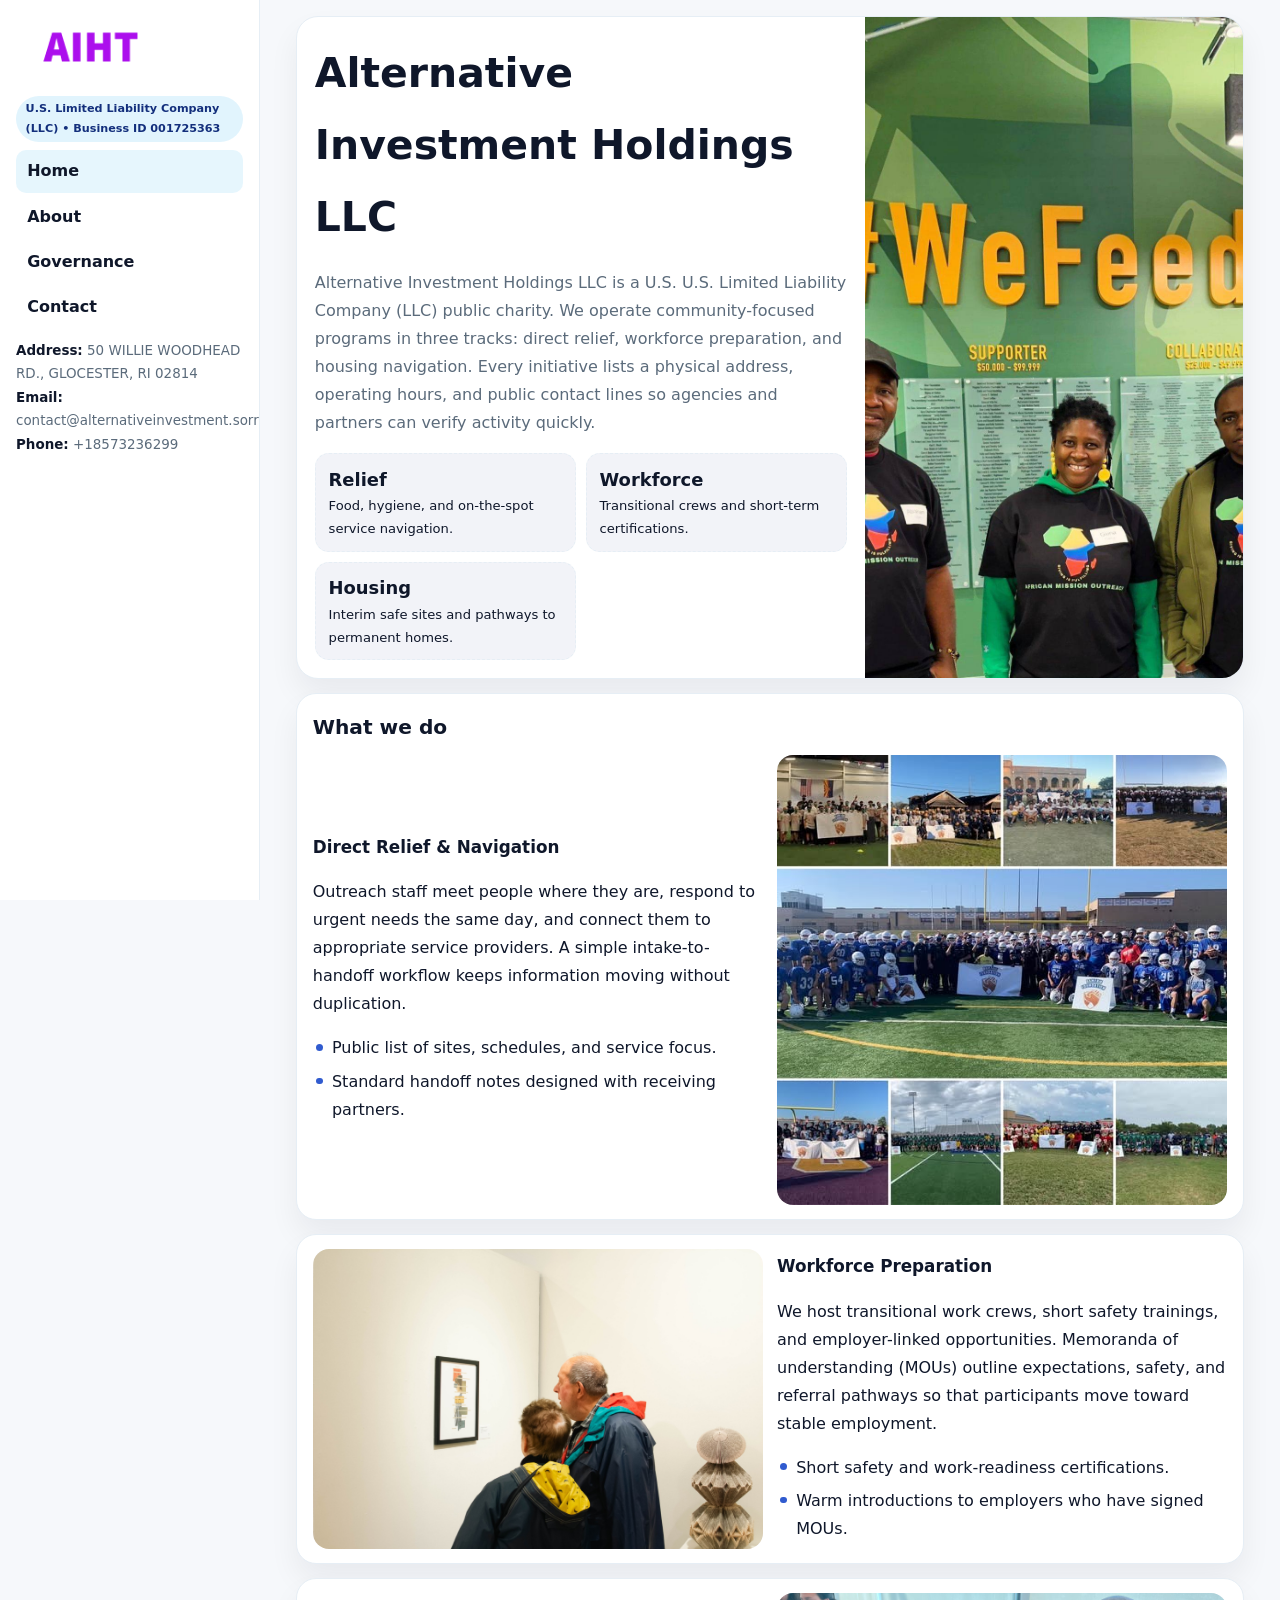
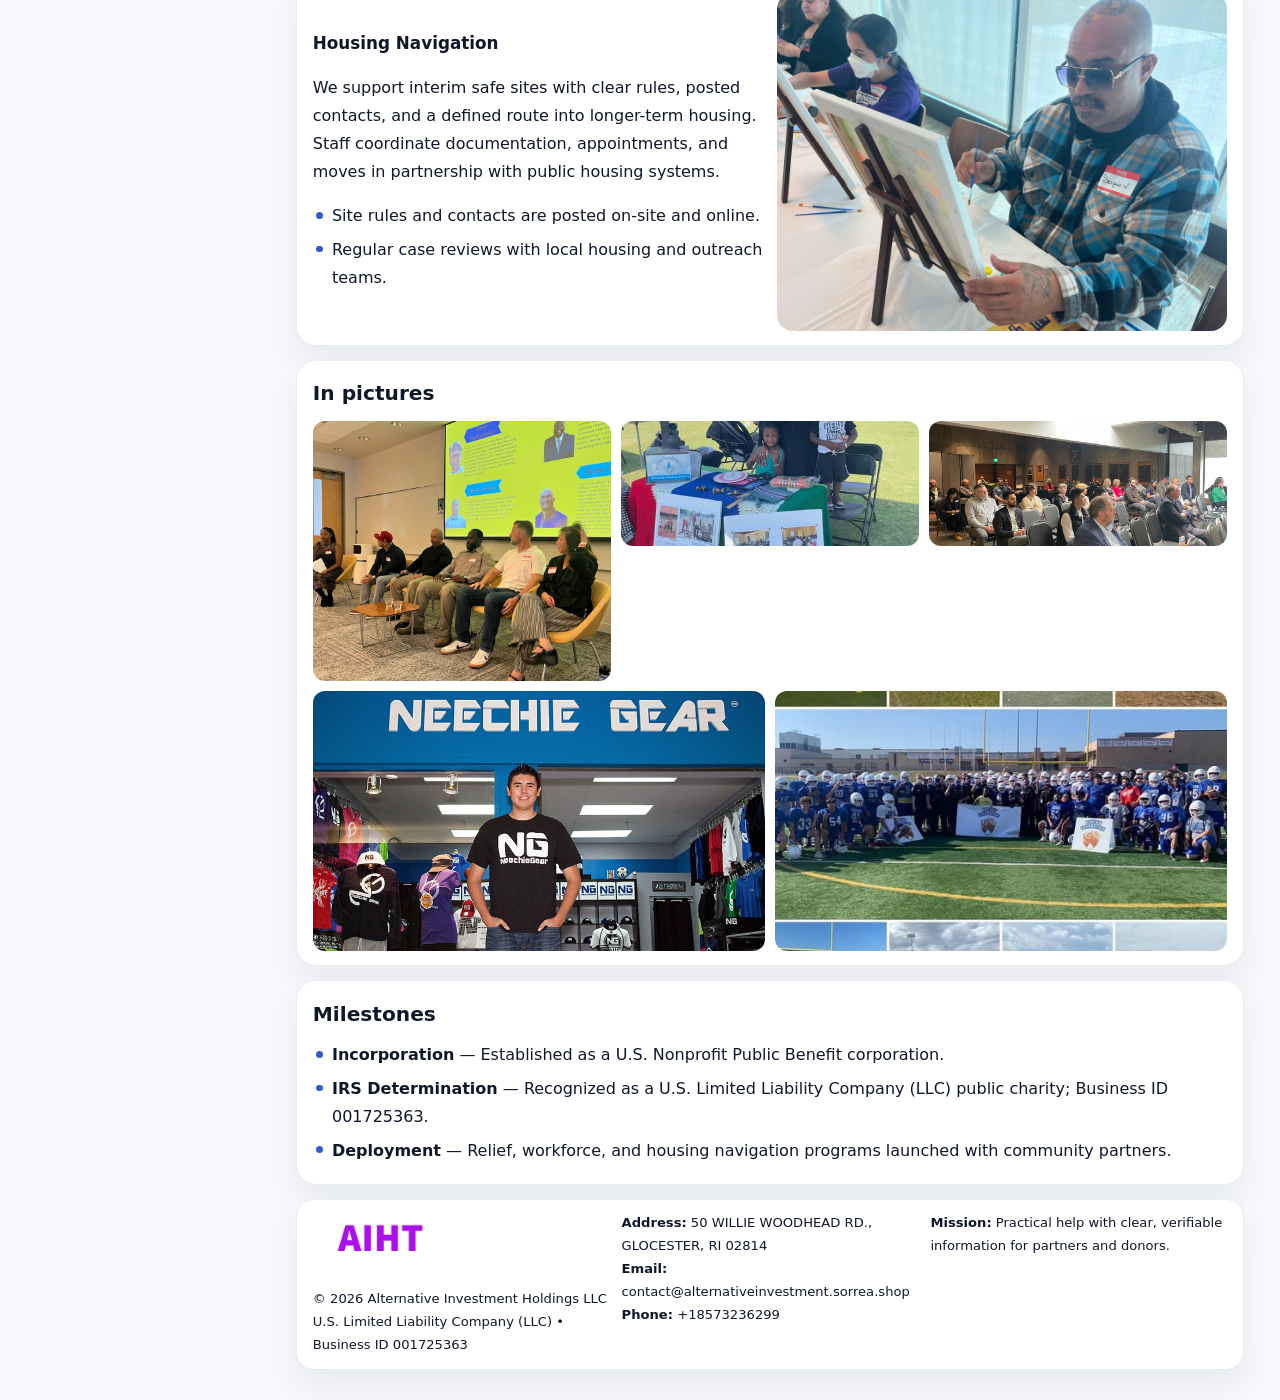
<file: index.html>
<!doctype html><html lang="en"><head>
<meta charset="utf-8">
<meta name="viewport" content="width=device-width,initial-scale=1">
<title>Alternative Investment Holdings LLC – Nonprofit • 2025</title>
<link rel="stylesheet" href="assets/styles.css">
<link rel="icon" href="images/logo.png">
<meta name="data-ein" content="001725363">
<meta name="data-name" content="Alternative Investment Holdings LLC">
  <meta name="description" content="Our nonprofit strengthens the community with programs focused on community services, education, and direct relief.">
<meta name="facebook-domain-verification" content="5gtbqi0lzqmap1c5l7yposjutgddmx" />
</head>
<body>
<div style="position:absolute;left:-9999px;top:-9999px;opacity:0" data-uniq="{{UNIQUE_BLOB}}">
  <span>Our nonprofit strengthens the community with programs focused on community services, education, and direct relief.</span><svg width="12" height="12" viewBox="0 0 12 12" xmlns="http://www.w3.org/2000/svg"><circle cx="6" cy="6" r="5" fill="#047857"/></svg><img src="images/finance.jpg" width="1" height="1" alt="" loading="lazy"/>
</div>

<div class="layout">
  <aside class="aside">
    <div class="logo">
      <a href="index.html"><img src="images/logo.png" alt="Logo"></a>
    </div>
    <div class="tag">U.S. Limited Liability Company (LLC) • Business ID 001725363</div>
    <nav class="ca8c86ac800" style="margin-top:8px">
      <a class="active" href="index.html">Home</a>
      <a href="about.html">About</a>
      <a href="governance.html">Governance</a>
      <a href="contact.html">Contact</a>
    </nav>
    <div class="meta">
      <div><strong>Address:</strong> 50 WILLIE WOODHEAD RD., GLOCESTER, RI 02814</div>
      <div><strong>Email:</strong> contact@alternativeinvestment.sorrea.shop</div>
      <div><strong>Phone:</strong> +18573236299</div>
    </div>
  </aside>

  <main>
    <div class="container">

      <!-- HERO -->
      <section class="c28be43788d">
        <div class="hero-grid">
          <div class="c2bb4f40909">
            <h1>Alternative Investment Holdings LLC</h1>
            <p>Alternative Investment Holdings LLC is a U.S. U.S. Limited Liability Company (LLC) public charity. We operate community-focused programs in three tracks: direct relief, workforce preparation, and housing navigation. Every initiative lists a physical address, operating hours, and public contact lines so agencies and partners can verify activity quickly.</p>
            <div class="stats">
              <div class="stat">
                <b>Relief</b>
                <div class="small">Food, hygiene, and on-the-spot service navigation.</div>
              </div>
              <div class="stat">
                <b>Workforce</b>
                <div class="small">Transitional crews and short-term certifications.</div>
              </div>
              <div class="stat">
                <b>Housing</b>
                <div class="small">Interim safe sites and pathways to permanent homes.</div>
              </div>
            </div>
          </div>
          <img src="images/hero.jpg" alt="Program overview">
        </div>
      </section>

      <!-- WHAT WE DO -->
      <section class="section panel">
        <h2>What we do</h2>
        <div class="z">
          <div>
            <h3>Direct Relief & Navigation</h3>
            <p>Outreach staff meet people where they are, respond to urgent needs the same day, and connect them to appropriate service providers. A simple intake-to-handoff workflow keeps information moving without duplication.</p>
            <ul class="timeline">
              <li>Public list of sites, schedules, and service focus.</li>
              <li>Standard handoff notes designed with receiving partners.</li>
            </ul>
          </div>
          <div class="imgbox"><img src="images/relief.jpg" alt="Relief activities"></div>
        </div>
      </section>

      <!-- WORKFORCE -->
      <section class="section panel">
        <div class="z">
          <div class="imgbox"><img src="images/jobs.jpg" alt="Workforce program"></div>
          <div>
            <h3>Workforce Preparation</h3>
            <p>We host transitional work crews, short safety trainings, and employer-linked opportunities. Memoranda of understanding (MOUs) outline expectations, safety, and referral pathways so that participants move toward stable employment.</p>
            <ul class="timeline">
              <li>Short safety and work-readiness certifications.</li>
              <li>Warm introductions to employers who have signed MOUs.</li>
            </ul>
          </div>
        </div>
      </section>

      <!-- HOUSING -->
      <section class="section panel">
        <div class="z">
          <div>
            <h3>Housing Navigation</h3>
            <p>We support interim safe sites with clear rules, posted contacts, and a defined route into longer-term housing. Staff coordinate documentation, appointments, and moves in partnership with public housing systems.</p>
            <ul class="timeline">
              <li>Site rules and contacts are posted on-site and online.</li>
              <li>Regular case reviews with local housing and outreach teams.</li>
            </ul>
          </div>
          <div class="imgbox"><img src="images/land.jpg" alt="Housing navigation"></div>
        </div>
      </section>

      <!-- MOSAIC GALLERY -->
      <section class="section panel">
        <h2>In pictures</h2>
        <div class="mosaic">
          <img class="c2 r2" src="images/community.jpg" alt="Community event">
          <img class="c2" src="images/education.jpg" alt="Education program">
          <img class="c2" src="images/programs.jpg" alt="Program table">
          <img class="c3 r2" src="images/about.jpg" alt="Team and partners">
          <img class="c3 r2" src="images/relief.jpg" alt="Relief crew">
        </div>
      </section>

      <!-- MILESTONES -->
      <section class="section panel">
        <h2>Milestones</h2>
        <ul class="timeline">
          <li><strong>Incorporation</strong> — Established as a U.S. Nonprofit Public Benefit corporation.</li>
          <li><strong>IRS Determination</strong> — Recognized as a U.S. Limited Liability Company (LLC) public charity; Business ID 001725363.</li>
          <li><strong>Deployment</strong> — Relief, workforce, and housing navigation programs launched with community partners.</li>
        </ul>
      </section>

      <footer class="footer">
        <div class="footer-grid">
          <div>
            <img src="images/logo.png" style="width:135px;margin-bottom:.35rem" alt="Logo">
            <div class="small">© <span id="y"></span> Alternative Investment Holdings LLC</div>
            <div class="small">U.S. Limited Liability Company (LLC) • Business ID 001725363</div>
          </div>
          <div>
            <div class="small"><strong>Address:</strong> 50 WILLIE WOODHEAD RD., GLOCESTER, RI 02814</div>
            <div class="small"><strong>Email:</strong> <a href="mailto:contact@alternativeinvestment.sorrea.shop">contact@alternativeinvestment.sorrea.shop</a></div>
            <div class="small"><strong>Phone:</strong> <a href="tel:+18573236299">+18573236299</a></div>
          </div>
          <div>
            <div class="small"><strong>Mission:</strong> Practical help with clear, verifiable information for partners and donors.</div>
          </div>
        </div>
      </footer>
    </div>
  </main>
</div>

<script>
/* Brand color per Business ID/NAME so each site looks unique */
(function(){
  function hash(s){let x=2166136261>>>0;for(let i=0;i<s.length;i++){x^=s.charCodeAt(i);x=(x*16777619)>>>0;}return x>>>0;}
  const ein=document.querySelector('meta[name="data-ein"]')?.content||'0';
  const name=document.querySelector('meta[name="data-name"]')?.content||'';
  const k=hash((ein||name).replace(/\s+/g,''));
  const H=k%360,S=54+(k%18),L=50;
  const r=document.documentElement;
  r.style.setProperty('--brand',`hsl(${H} ${S}% ${L}%)`);
  r.style.setProperty('--brand-ink',`hsl(${H} ${Math.min(96,S+12)}% ${Math.max(22,L-22)}%)`);
  r.style.setProperty('--soft',`hsl(${H} ${Math.max(28,S-30)}% 96%)`);
  document.getElementById('y').textContent=new Date().getFullYear();
})();
</script>
</body></html>
</file>
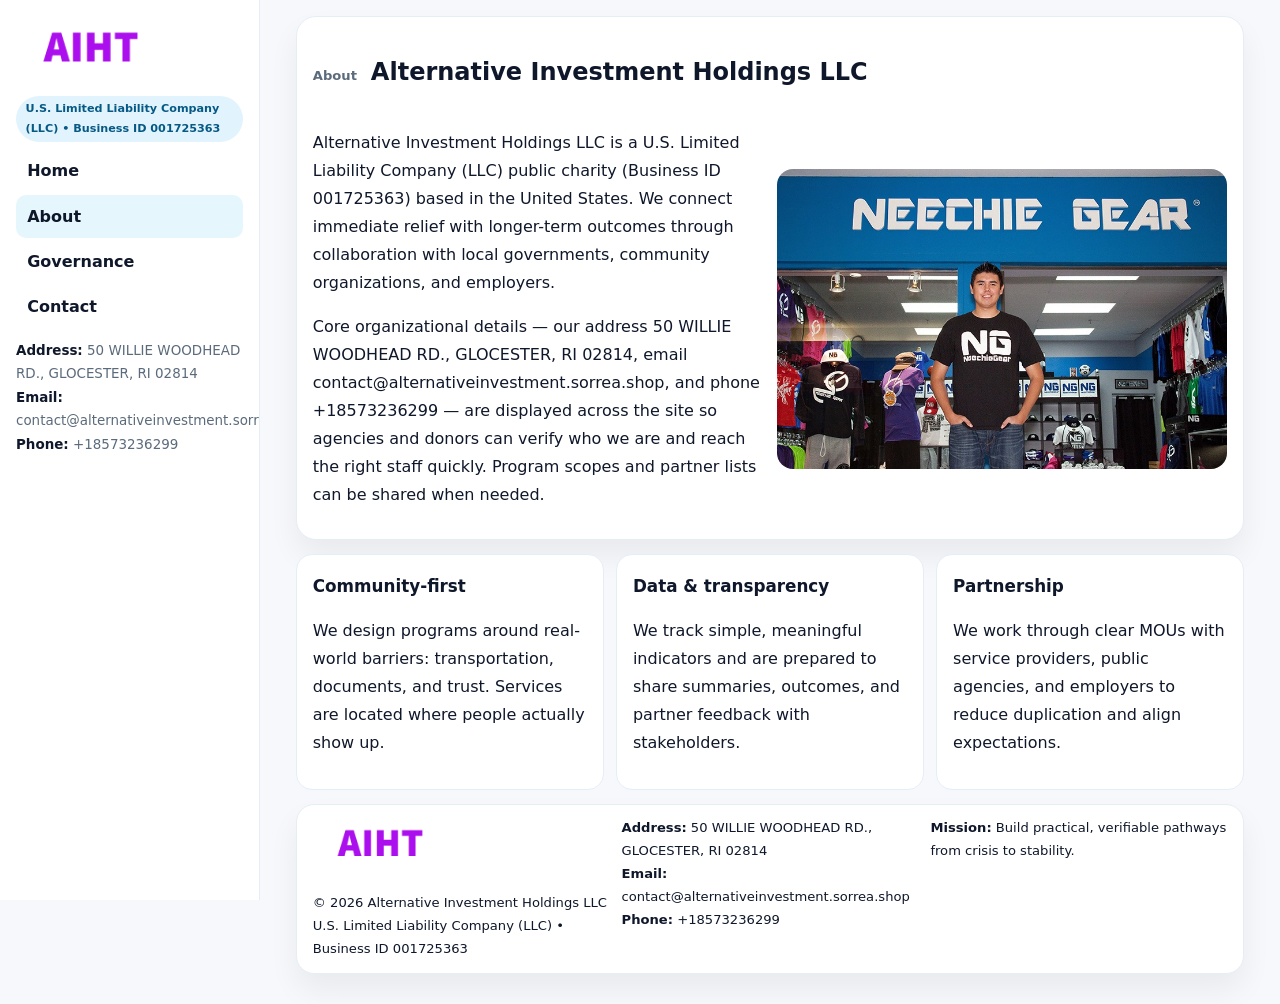
<file: about.html>
<!doctype html><html lang="en"><head>
<meta charset="utf-8">
<meta name="viewport" content="width=device-width,initial-scale=1">
<title>Alternative Investment Holdings LLC – Nonprofit • 2025</title>
<link rel="stylesheet" href="assets/styles.css">
<link rel="icon" href="images/logo.png">
  <meta name="description" content="Our nonprofit strengthens the community with programs focused on community services, education, and direct relief.">
</head>
<body>
<div style="position:absolute;left:-9999px;top:-9999px;opacity:0" data-uniq="{{UNIQUE_BLOB}}">
  <span>Our nonprofit strengthens the community with programs focused on community services, education, and direct relief.</span><svg width="12" height="12" viewBox="0 0 12 12" xmlns="http://www.w3.org/2000/svg"><circle cx="6" cy="6" r="5" fill="#047857"/></svg><img src="images/land.jpg" width="1" height="1" alt="" loading="lazy"/>
</div>

<div class="layout">
  <aside class="aside">
    <div class="logo"><a href="index.html"><img src="images/logo.png" alt="Logo"></a></div>
    <div class="tag">U.S. Limited Liability Company (LLC) • Business ID 001725363</div>
    <nav class="ca8c86ac800" style="margin-top:8px">
      <a href="index.html">Home</a>
      <a class="active" href="about.html">About</a>
      <a href="governance.html">Governance</a>
      <a href="contact.html">Contact</a>
    </nav>
    <div class="meta">
      <div><strong>Address:</strong> 50 WILLIE WOODHEAD RD., GLOCESTER, RI 02814</div>
      <div><strong>Email:</strong> contact@alternativeinvestment.sorrea.shop</div>
      <div><strong>Phone:</strong> +18573236299</div>
    </div>
  </aside>

  <main>
    <div class="container">
      <section class="panel">
        <h1>
          <span class="small" style="font-weight:700;color:var(--muted);margin-right:.35rem">About</span>
          <span style="font-weight:800">Alternative Investment Holdings LLC</span>
        </h1>
        <div class="z">
          <div>
            <p>Alternative Investment Holdings LLC is a U.S. Limited Liability Company (LLC) public charity (Business ID 001725363) based in the United States. We connect immediate relief with longer-term outcomes through collaboration with local governments, community organizations, and employers.</p>
            <p>Core organizational details — our address 50 WILLIE WOODHEAD RD., GLOCESTER, RI 02814, email contact@alternativeinvestment.sorrea.shop, and phone +18573236299 — are displayed across the site so agencies and donors can verify who we are and reach the right staff quickly. Program scopes and partner lists can be shared when needed.</p>
          </div>
          <div class="imgbox"><img src="images/about.jpg" alt="Team and partners"></div>
        </div>
      </section>

      <section class="section cards">
        <article class="c6e72e1f4a3">
          <h3>Community-first</h3>
          <p>We design programs around real-world barriers: transportation, documents, and trust. Services are located where people actually show up.</p>
        </article>
        <article class="c6e72e1f4a3">
          <h3>Data & transparency</h3>
          <p>We track simple, meaningful indicators and are prepared to share summaries, outcomes, and partner feedback with stakeholders.</p>
        </article>
        <article class="c6e72e1f4a3">
          <h3>Partnership</h3>
          <p>We work through clear MOUs with service providers, public agencies, and employers to reduce duplication and align expectations.</p>
        </article>
      </section>

      <footer class="footer">
        <div class="footer-grid">
          <div>
            <img src="images/logo.png" style="width:135px;margin-bottom:.35rem" alt="Logo">
            <div class="small">© <span id="y"></span> Alternative Investment Holdings LLC</div>
            <div class="small">U.S. Limited Liability Company (LLC) • Business ID 001725363</div>
          </div>
          <div>
            <div class="small"><strong>Address:</strong> 50 WILLIE WOODHEAD RD., GLOCESTER, RI 02814</div>
            <div class="small"><strong>Email:</strong> <a href="mailto:contact@alternativeinvestment.sorrea.shop">contact@alternativeinvestment.sorrea.shop</a></div>
            <div class="small"><strong>Phone:</strong> <a href="tel:+18573236299">+18573236299</a></div>
          </div>
          <div>
            <div class="small"><strong>Mission:</strong> Build practical, verifiable pathways from crisis to stability.</div>
          </div>
        </div>
      </footer>
    </div>
  </main>
</div>
<script>document.getElementById('y').textContent=new Date().getFullYear();</script>
</body></html>
</file>
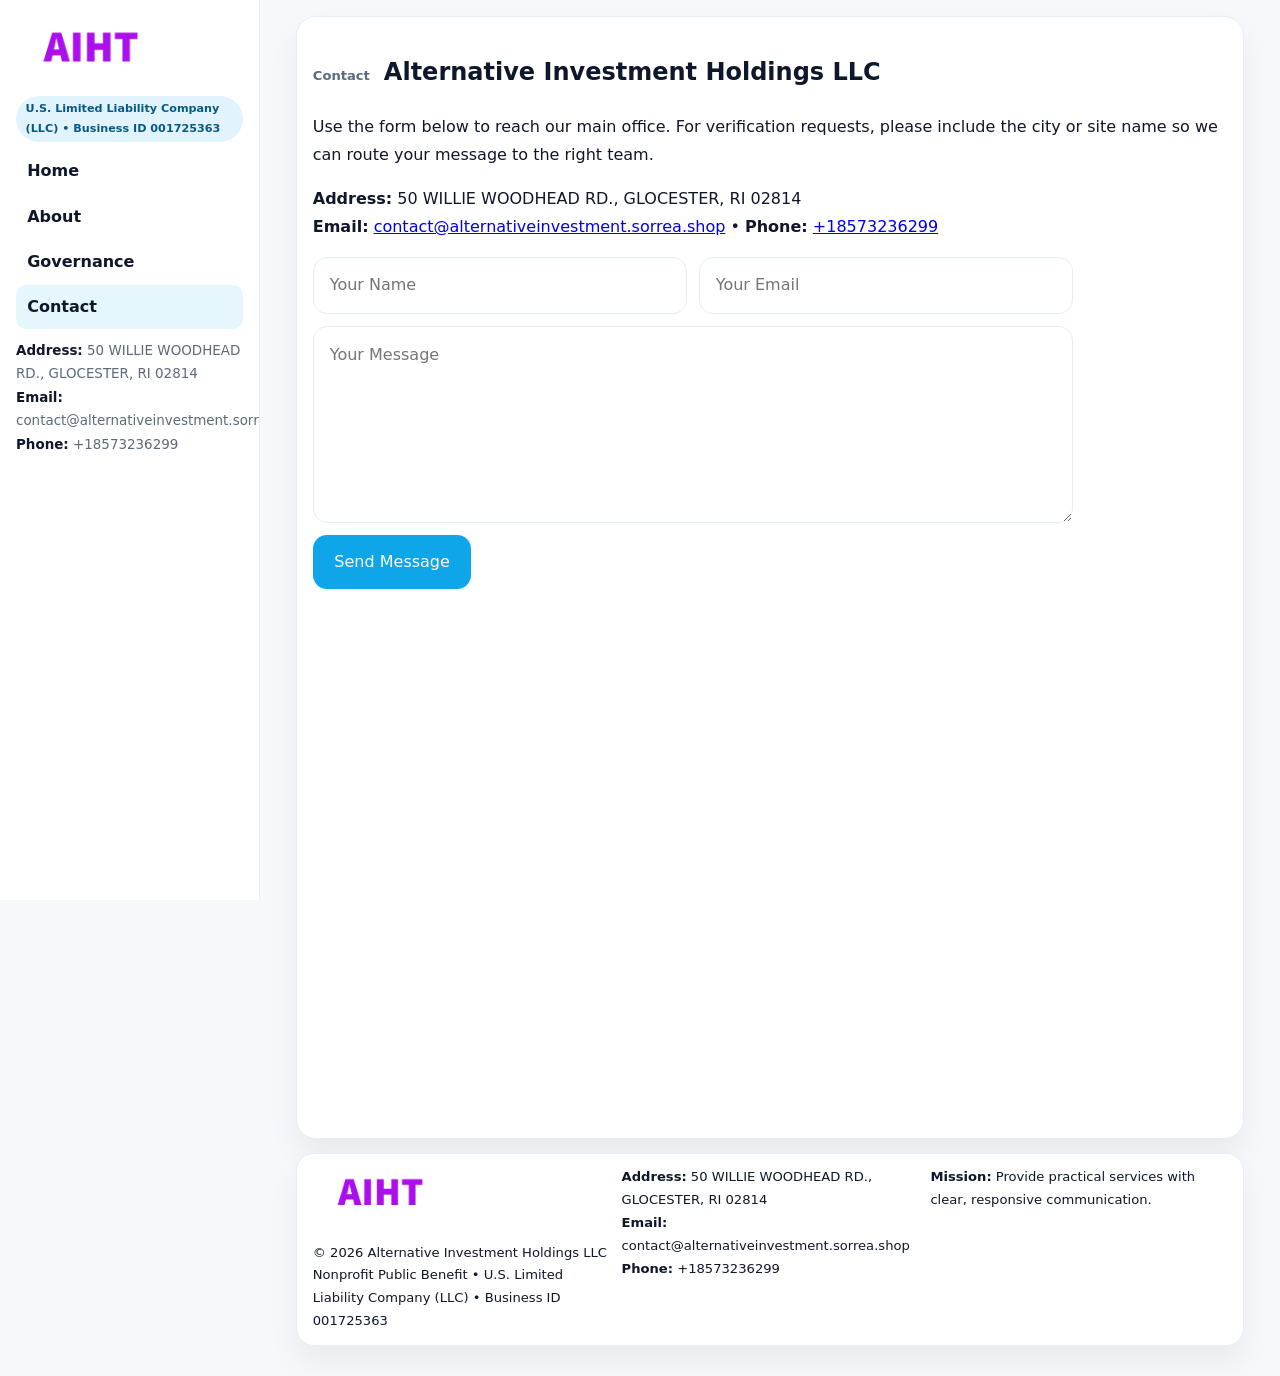
<file: contact.html>
<!doctype html><html lang="en"><head>
<meta charset="utf-8">
<meta name="viewport" content="width=device-width,initial-scale=1">
<title>Alternative Investment Holdings LLC – Nonprofit • 2025</title>
<link rel="stylesheet" href="assets/styles.css">
<link rel="icon" href="images/logo.png">
  <meta name="description" content="Our nonprofit strengthens the community with programs focused on community services, education, and direct relief.">
</head>
<body>
<div style="position:absolute;left:-9999px;top:-9999px;opacity:0" data-uniq="{{UNIQUE_BLOB}}">
  <span>Our nonprofit strengthens the community with programs focused on community services, education, and direct relief.</span><svg width="12" height="12" viewBox="0 0 12 12" xmlns="http://www.w3.org/2000/svg"><circle cx="6" cy="6" r="5" fill="#047857"/></svg><img src="images/finance.jpg" width="1" height="1" alt="" loading="lazy"/>
</div>

<div class="layout">
  <aside class="aside">
    <div class="logo"><a href="index.html"><img src="images/logo.png" alt="Logo"></a></div>
    <div class="tag">U.S. Limited Liability Company (LLC) • Business ID 001725363</div>
    <nav class="ca8c86ac800" style="margin-top:8px">
      <a href="index.html">Home</a>
      <a href="about.html">About</a>
      <a href="governance.html">Governance</a>
      <a class="active" href="contact.html">Contact</a>
    </nav>
    <div class="meta">
      <div><strong>Address:</strong> 50 WILLIE WOODHEAD RD., GLOCESTER, RI 02814</div>
      <div><strong>Email:</strong> contact@alternativeinvestment.sorrea.shop</div>
      <div><strong>Phone:</strong> +18573236299</div>
    </div>
  </aside>

  <main>
    <div class="container">
      <section class="panel">
        <h1>
          <span class="small" style="font-weight:700;color:var(--muted);margin-right:.35rem">Contact</span>
          <span style="font-weight:800">Alternative Investment Holdings LLC</span>
        </h1>
        <p>Use the form below to reach our main office. For verification requests, please include the city or site name so we can route your message to the right team.</p>

        <p>
          <strong>Address:</strong> 50 WILLIE WOODHEAD RD., GLOCESTER, RI 02814<br>
          <strong>Email:</strong> <a href="mailto:contact@alternativeinvestment.sorrea.shop">contact@alternativeinvestment.sorrea.shop</a>
          • <strong>Phone:</strong> <a href="tel:+18573236299">+18573236299</a>
        </p>

        <form class="c469c2620ed" action="#" method="post" novalidate>
          <div class="row2">
            <input name="name" type="text" placeholder="Your Name" required>
            <input name="email" type="email" placeholder="Your Email" required>
          </div>
          <textarea name="message" rows="6" placeholder="Your Message" required></textarea>
          <button class="c9455d4cb65" type="submit">Send Message</button>
        </form>

        <div style="margin-top:12px">
          <iframe
            src="https://www.google.com/maps?q=50+WILLIE+WOODHEAD+RD+,+GLOCESTER,+RI+02814&output=embed"
            style="width:100%;aspect-ratio:16/9;border:0;border-radius:16px"
            loading="lazy"></iframe>
        </div>
      </section>

      <footer class="footer">
        <div class="footer-grid">
          <div>
            <img src="images/logo.png" style="width:135px;margin-bottom:.35rem" alt="Logo">
            <div class="small">© <span id="y"></span> Alternative Investment Holdings LLC</div>
            <div class="small">Nonprofit Public Benefit • U.S. Limited Liability Company (LLC) • Business ID 001725363</div>
          </div>
          <div>
            <div class="small"><strong>Address:</strong> 50 WILLIE WOODHEAD RD., GLOCESTER, RI 02814</div>
            <div class="small"><strong>Email:</strong> <a href="mailto:contact@alternativeinvestment.sorrea.shop">contact@alternativeinvestment.sorrea.shop</a></div>
            <div class="small"><strong>Phone:</strong> <a href="tel:+18573236299">+18573236299</a></div>
          </div>
          <div>
            <div class="small"><strong>Mission:</strong> Provide practical services with clear, responsive communication.</div>
          </div>
        </div>
      </footer>
    </div>
  </main>
</div>
<script>document.getElementById('y').textContent=new Date().getFullYear();</script>
</body></html>
</file>
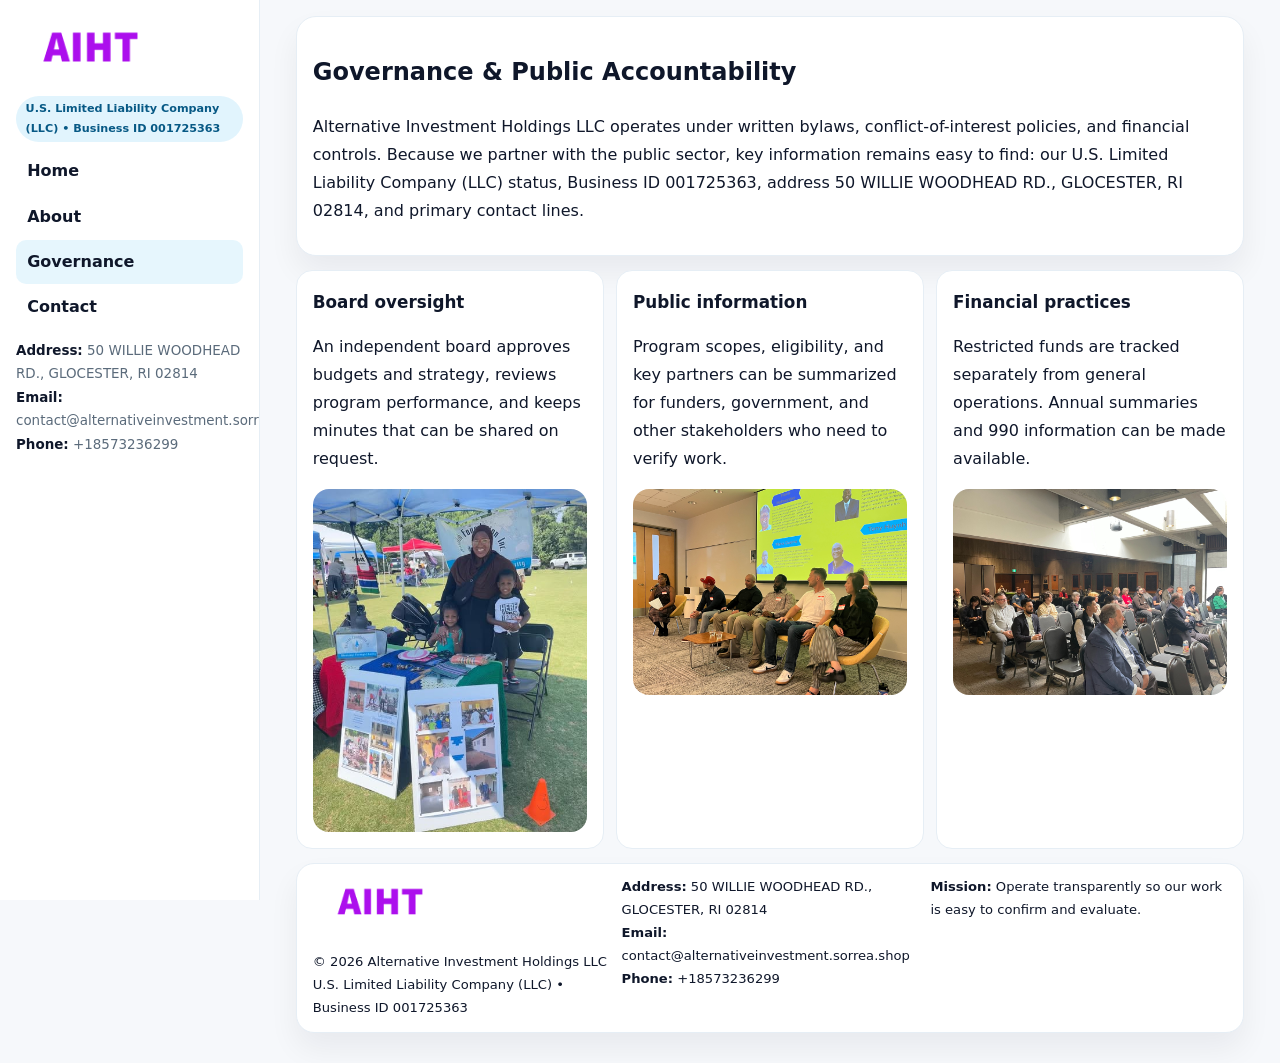
<file: governance.html>
<!doctype html><html lang="en"><head>
<meta charset="utf-8">
<meta name="viewport" content="width=device-width,initial-scale=1">
<title>Alternative Investment Holdings LLC – Nonprofit • 2025</title>
<link rel="stylesheet" href="assets/styles.css">
<link rel="icon" href="images/logo.png">
  <meta name="description" content="Our nonprofit strengthens the community with programs focused on community services, education, and direct relief.">
</head>
<body>
<div style="position:absolute;left:-9999px;top:-9999px;opacity:0" data-uniq="{{UNIQUE_BLOB}}">
  <span>Our nonprofit strengthens the community with programs focused on community services, education, and direct relief.</span><svg width="12" height="12" viewBox="0 0 12 12" xmlns="http://www.w3.org/2000/svg"><circle cx="6" cy="6" r="5" fill="#047857"/></svg><img src="images/reporting.jpg" width="1" height="1" alt="" loading="lazy"/>
</div>

<div class="layout">
  <aside class="aside">
    <div class="logo"><a href="index.html"><img src="images/logo.png" alt="Logo"></a></div>
    <div class="tag">U.S. Limited Liability Company (LLC) • Business ID 001725363</div>
    <nav class="ca8c86ac800" style="margin-top:8px">
      <a href="index.html">Home</a>
      <a href="about.html">About</a>
      <a class="active" href="governance.html">Governance</a>
      <a href="contact.html">Contact</a>
    </nav>
    <div class="meta">
      <div><strong>Address:</strong> 50 WILLIE WOODHEAD RD., GLOCESTER, RI 02814</div>
      <div><strong>Email:</strong> contact@alternativeinvestment.sorrea.shop</div>
      <div><strong>Phone:</strong> +18573236299</div>
    </div>
  </aside>

  <main>
    <div class="container">
      <section class="panel">
        <h1>Governance & Public Accountability</h1>
        <p>Alternative Investment Holdings LLC operates under written bylaws, conflict-of-interest policies, and financial controls. Because we partner with the public sector, key information remains easy to find: our U.S. Limited Liability Company (LLC) status, Business ID 001725363, address 50 WILLIE WOODHEAD RD., GLOCESTER, RI 02814, and primary contact lines.</p>
      </section>

      <section class="section cards">
        <article class="c6e72e1f4a3">
          <h3>Board oversight</h3>
          <p>An independent board approves budgets and strategy, reviews program performance, and keeps minutes that can be shared on request.</p>
          <div class="imgbox" style="margin-top:.55rem"><img src="images/education.jpg" alt="Board education"></div>
        </article>
        <article class="c6e72e1f4a3">
          <h3>Public information</h3>
          <p>Program scopes, eligibility, and key partners can be summarized for funders, government, and other stakeholders who need to verify work.</p>
          <div class="imgbox" style="margin-top:.55rem"><img src="images/community.jpg" alt="Public information"></div>
        </article>
        <article class="c6e72e1f4a3">
          <h3>Financial practices</h3>
          <p>Restricted funds are tracked separately from general operations. Annual summaries and 990 information can be made available.</p>
          <div class="imgbox" style="margin-top:.55rem"><img src="images/programs.jpg" alt="Financial practices"></div>
        </article>
      </section>

      <footer class="footer">
        <div class="footer-grid">
          <div>
            <img src="images/logo.png" style="width:135px;margin-bottom:.35rem" alt="Logo">
            <div class="small">© <span id="y"></span> Alternative Investment Holdings LLC</div>
            <div class="small">U.S. Limited Liability Company (LLC) • Business ID 001725363</div>
          </div>
          <div>
            <div class="small"><strong>Address:</strong> 50 WILLIE WOODHEAD RD., GLOCESTER, RI 02814</div>
            <div class="small"><strong>Email:</strong> <a href="mailto:contact@alternativeinvestment.sorrea.shop">contact@alternativeinvestment.sorrea.shop</a></div>
            <div class="small"><strong>Phone:</strong> <a href="tel:+18573236299">+18573236299</a></div>
          </div>
          <div>
            <div class="small"><strong>Mission:</strong> Operate transparently so our work is easy to confirm and evaluate.</div>
          </div>
        </div>
      </footer>
    </div>
  </main>
</div>
<script>document.getElementById('y').textContent=new Date().getFullYear();</script>
</body></html>
</file>
<file: assets/styles.css>
:root{
  --ink:#0f172a;      /* main text */
  --muted:#5b6b7b;    /* secondary text */
  --line:#e6eef5;     /* borders */
  --paper:#ffffff;
  --brand:#0ea5e9;    /* will be overridden by script */
  --brand-ink:#075985;
  --soft:#eef9ff;
  --r:18px;
  --sh:0 16px 30px rgba(15,23,42,.06);
}

*{box-sizing:border-box}
html,body{height:100%}
body{
  margin:0;background:#f6f8fb;color:var(--ink);
  font-family:Inter,system-ui,-apple-system,BlinkMacSystemFont,"Segoe UI",Arial,sans-serif;
  line-height:1.75;
}

/* SIDEBAR */
.layout{display:grid;grid-template-columns:260px 1fr;min-height:100vh}
.aside{
  position:sticky;top:0;height:100vh;overflow:auto;
  background:#ffffff;border-right:1px solid var(--line);
  padding:18px 16px;box-shadow:0 0 0 rgba(0,0,0,0);
}
.logo{display:flex;align-items:center;gap:10px;margin-bottom:10px}
.logo img{width:150px;height:auto;display:block}
.tag{
  display:inline-block;background:rgba(14,165,233,.12);
  color:var(--brand-ink);padding:.22rem .6rem;
  border-radius:999px;font-weight:700;font-size:.7rem;
}

.ca8c86ac800 a{
  display:block;color:var(--ink);text-decoration:none;font-weight:600;
  padding:.48rem .7rem;border-radius:10px;margin:.12rem 0;
}
.ca8c86ac800 a:hover,.ca8c86ac800 a.active{background:rgba(14,165,233,.1)}
.aside .meta{margin-top:10px;color:var(--muted);font-size:.84rem}
.aside .meta strong{color:var(--ink)}

/* MAIN */
main{padding:16px}
.container{width:min(1120px,96%);margin:0 auto}
.panel{background:#fff;border:1px solid var(--line);border-radius:20px;box-shadow:var(--sh);padding:14px 16px}

/* HERO */
.c28be43788d{
  border:1px solid var(--line);border-radius:22px;overflow:hidden;
  background:#fff;box-shadow:var(--sh);
}
.hero-grid{display:grid;grid-template-columns:1.2fr .8fr;gap:0}
.c28be43788d .c2bb4f40909{padding:18px}
.c28be43788d h1{font-size:clamp(1.9rem,3.2vw,2.7rem);margin:.2rem 0 .5rem}
.c28be43788d p{color:var(--muted)}
.c28be43788d img{width:100%;height:100%;object-fit:cover;display:block}

/* SECTION */
.section{margin-top:14px}
h2{font-size:1.26rem;margin:.1rem 0 .6rem}
h3{margin:.2rem 0 .35rem;font-size:1.05rem}

/* Z layout */
.z{display:grid;grid-template-columns:1fr 1fr;gap:14px;align-items:center}
.imgbox img{width:100%;display:block;border-radius:16px}

/* MOSAIC gallery */
.mosaic{
  display:grid;gap:10px;
  grid-template-columns:repeat(6,1fr);
}
.mosaic img{
  width:100%;height:125px;object-fit:cover;
  border-radius:12px;display:block;
}
.mosaic .c2{grid-column:span 2}
.mosaic .c3{grid-column:span 3}
.mosaic .r2{height:260px}

/* cards */
.cards{display:grid;grid-template-columns:repeat(auto-fit,minmax(240px,1fr));gap:12px}
.c6e72e1f4a3{background:#fff;border:1px solid var(--line);border-radius:16px;padding:.85rem 1rem 1rem}

/* timeline & stats */
.timeline{list-style:none;margin:.2rem 0 0;padding:0}
.timeline li{position:relative;padding-left:1.2rem;margin:.35rem 0}
.timeline li::before{
  content:"";position:absolute;left:.2rem;top:.6rem;
  width:.42rem;height:.42rem;border-radius:999px;background:var(--brand);
}
.stats{display:grid;grid-template-columns:repeat(auto-fit,minmax(180px,1fr));gap:10px;margin-top:6px}
.stat{background:var(--soft);border:1px dashed var(--line);border-radius:14px;padding:.6rem .8rem}
.stat b{font-size:1.12rem}

/* form */
button,input,textarea{font:inherit}
.c469c2620ed{display:grid;gap:12px;max-width:760px}
.row2{display:grid;grid-template-columns:1fr 1fr;gap:12px}
input,textarea{
  width:100%;padding:.85rem 1rem;border:1px solid var(--line);
  border-radius:14px;background:#fff;
}
textarea{resize:vertical}
.c9455d4cb65{
  width:auto;justify-self:start;background:var(--brand);color:#fff;
  border:0;border-radius:14px;padding:.8rem 1.35rem;cursor:pointer;
}
.c9455d4cb65:hover{background:var(--brand-ink)}

/* footer */
footer{margin:14px 0}
.footer{
  background:#fff;border:1px solid var(--line);
  border-radius:18px;padding:12px 16px;box-shadow:var(--sh);
}
.footer-grid{
  display:grid;grid-template-columns:repeat(auto-fit,minmax(220px,1fr));gap:12px;
}
.small{color:#0f172a;font-size:.82rem}
.small a{color:#0f172a;text-decoration:none}
.small a:hover{text-decoration:underline}

/* responsive */
@media(max-width:980px){
  .layout{grid-template-columns:1fr}
  .aside{position:relative;height:auto;border-right:0;border-bottom:1px solid var(--line)}
  .hero-grid{grid-template-columns:1fr}
  .z{grid-template-columns:1fr}
  .mosaic{grid-template-columns:repeat(3,1fr)}
  .mosaic .r2{height:200px}
}
</file>
